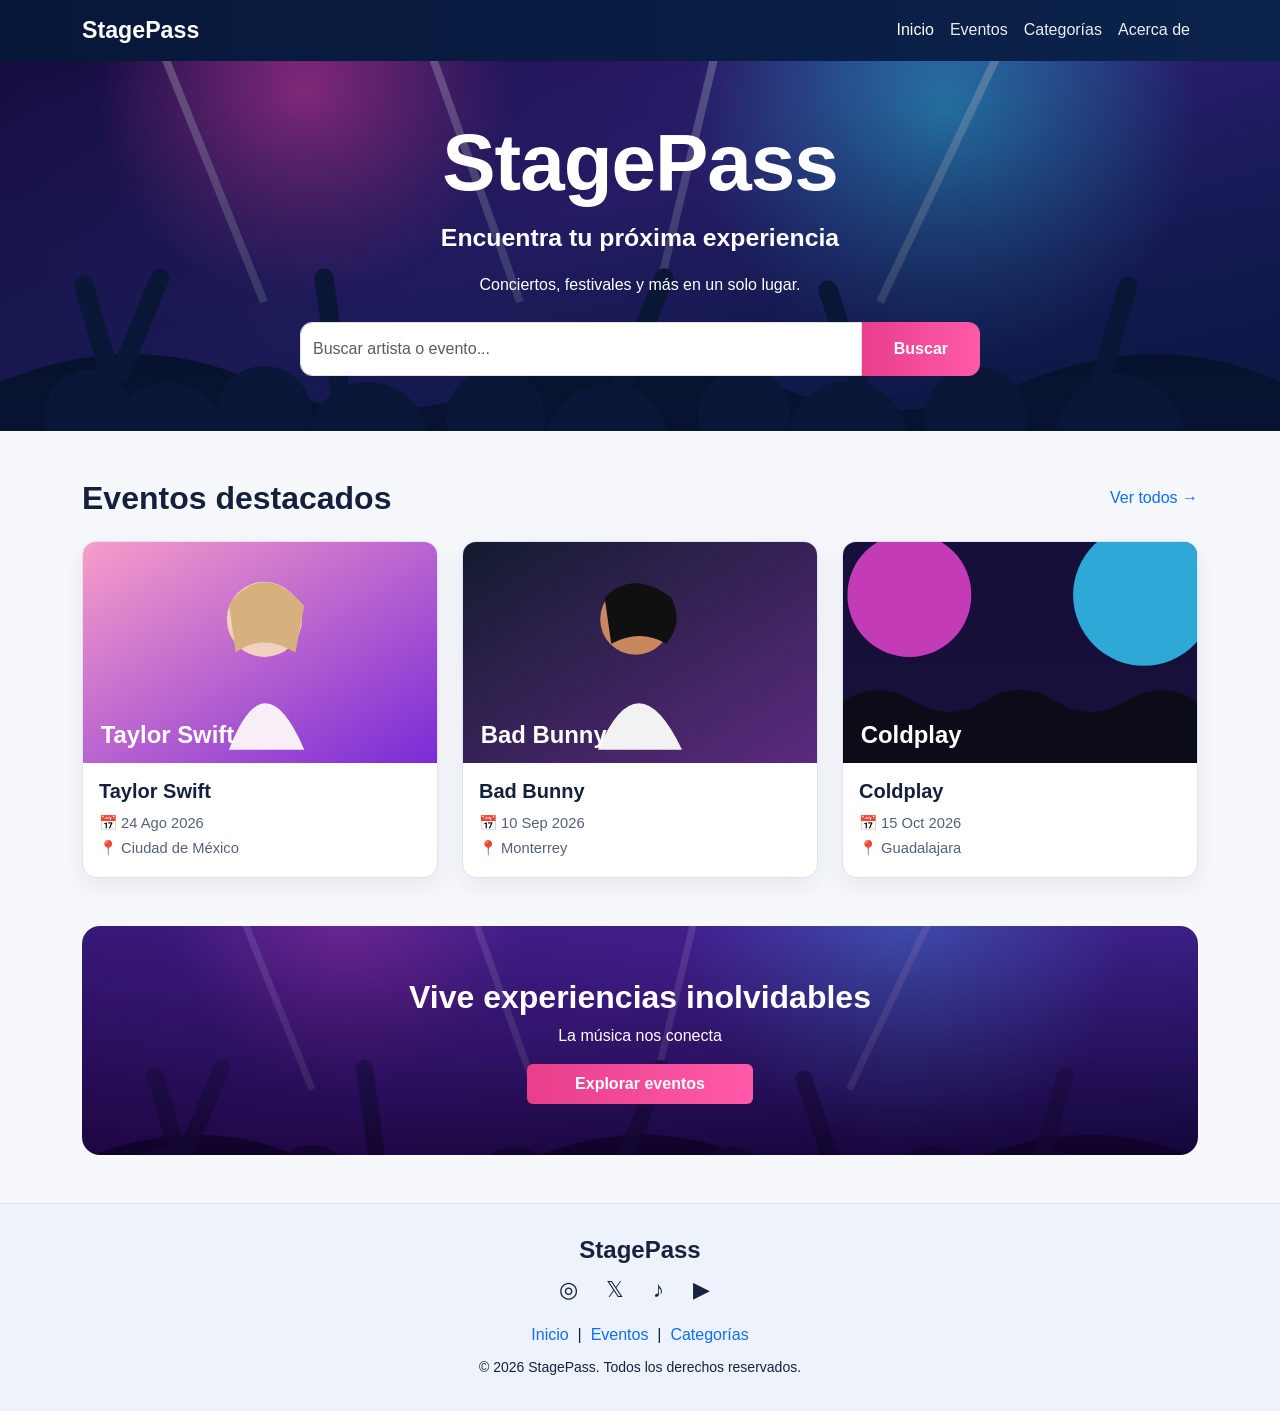
<file: index.html>
<!DOCTYPE html>
<html lang="es">
<head>
  <meta charset="UTF-8">
  <meta name="viewport" content="width=device-width, initial-scale=1.0">
  <title>StagePass - Inicio</title>
  <link href="https://cdn.jsdelivr.net/npm/bootstrap@5.3.3/dist/css/bootstrap.min.css" rel="stylesheet">
  <link rel="stylesheet" href="css/styles.css">
</head>
<body>
  <nav class="navbar navbar-expand-lg navbar-dark sticky-top">
    <div class="container">
      <a class="navbar-brand" href="index.html">StagePass</a>
      <button class="navbar-toggler" type="button" data-bs-toggle="collapse" data-bs-target="#mainNav"><span class="navbar-toggler-icon"></span></button>
      <div class="collapse navbar-collapse" id="mainNav">
        <ul class="navbar-nav ms-auto">
          <li class="nav-item"><a class="nav-link active" href="index.html">Inicio</a></li>
          <li class="nav-item"><a class="nav-link" href="eventos.html">Eventos</a></li>
          <li class="nav-item"><a class="nav-link" href="eventos.html">Categorías</a></li>
          <li class="nav-item"><a class="nav-link" href="#acerca">Acerca de</a></li>
        </ul>
      </div>
    </div>
  </nav>

  <header class="hero text-center">
    <div class="container py-5">
      <h1>StagePass</h1>
      <p class="lead">Encuentra tu próxima experiencia</p>
      <p>Conciertos, festivales y más en un solo lugar.</p>
      <form id="homeSearchForm" class="search-wrap d-flex">
        <input id="homeSearch" class="form-control" type="search" placeholder="Buscar artista o evento..." aria-label="Buscar artista o evento">
        <button class="btn btn-stage" type="submit">Buscar</button>
      </form>
    </div>
  </header>

  <main>
    <section class="container py-5">
      <div class="d-flex justify-content-between align-items-center mb-4">
        <h2 class="section-title mb-0">Eventos destacados</h2>
        <a href="eventos.html">Ver todos →</a>
      </div>
      <div class="row g-4">
        <div class="col-md-4">
          <article class="event-card">
            <img src="assets/taylor.svg" alt="Taylor Swift">
            <div class="card-body"><h5>Taylor Swift</h5><div class="event-meta">📅 24 Ago 2026<br>📍 Ciudad de México</div></div>
          </article>
        </div>
        <div class="col-md-4">
          <article class="event-card">
            <img src="assets/badbunny.svg" alt="Bad Bunny">
            <div class="card-body"><h5>Bad Bunny</h5><div class="event-meta">📅 10 Sep 2026<br>📍 Monterrey</div></div>
          </article>
        </div>
        <div class="col-md-4">
          <article class="event-card">
            <img src="assets/coldplay.svg" alt="Coldplay">
            <div class="card-body"><h5>Coldplay</h5><div class="event-meta">📅 15 Oct 2026<br>📍 Guadalajara</div></div>
          </article>
        </div>
      </div>
    </section>

    <section class="container pb-5" id="acerca">
      <div class="cta">
        <h2>Vive experiencias inolvidables</h2>
        <p>La música nos conecta</p>
        <a href="eventos.html" class="btn btn-stage px-5 py-2">Explorar eventos</a>
      </div>
    </section>
  </main>

  <footer class="site-footer text-center">
    <div class="container">
      <h4 class="fw-bold">StagePass</h4>
      <div class="socials mb-3">◎ 𝕏 ♪ ▶</div>
      <div class="mb-2"><a href="index.html">Inicio</a> &nbsp;|&nbsp; <a href="eventos.html">Eventos</a> &nbsp;|&nbsp; <a href="eventos.html">Categorías</a></div>
      <small>© 2026 StagePass. Todos los derechos reservados.</small>
    </div>
  </footer>
  <script src="https://cdn.jsdelivr.net/npm/bootstrap@5.3.3/dist/js/bootstrap.bundle.min.js"></script>
  <script src="js/app.js"></script>
</body>
</html>
</file>
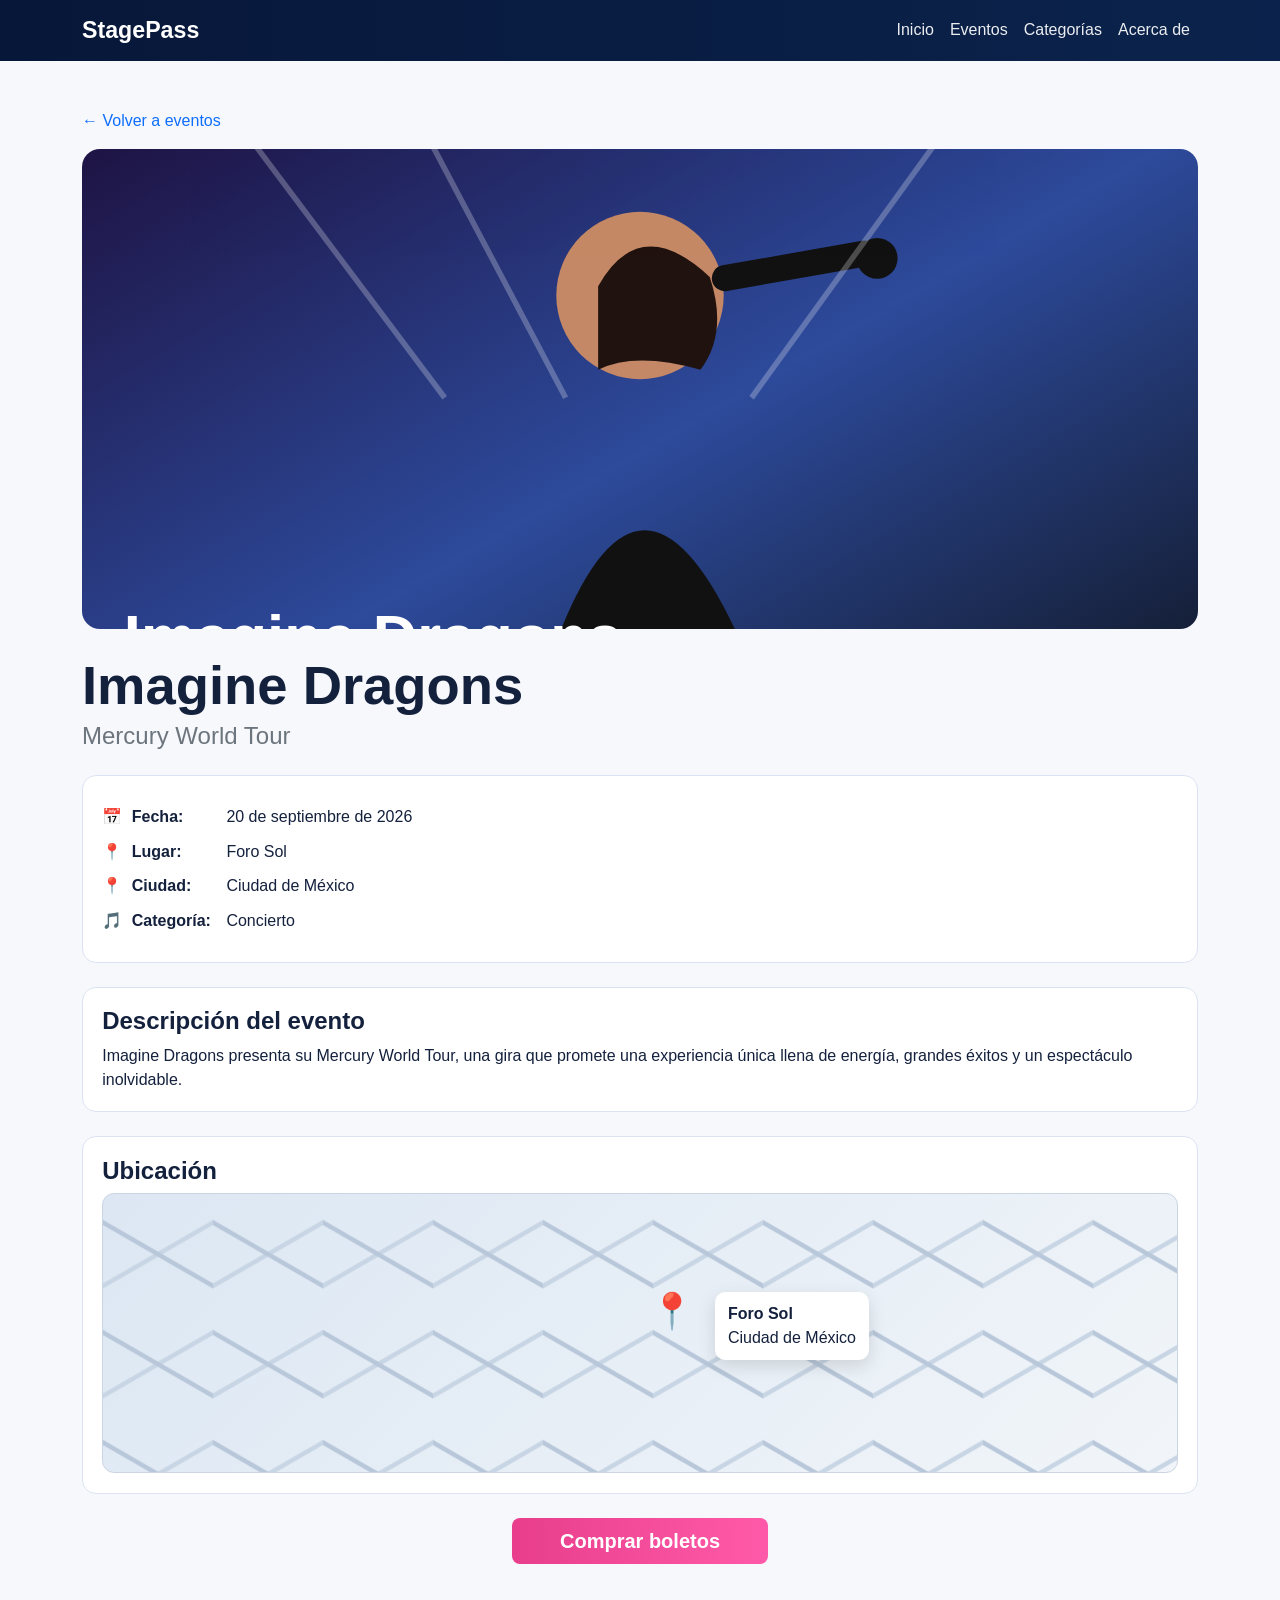
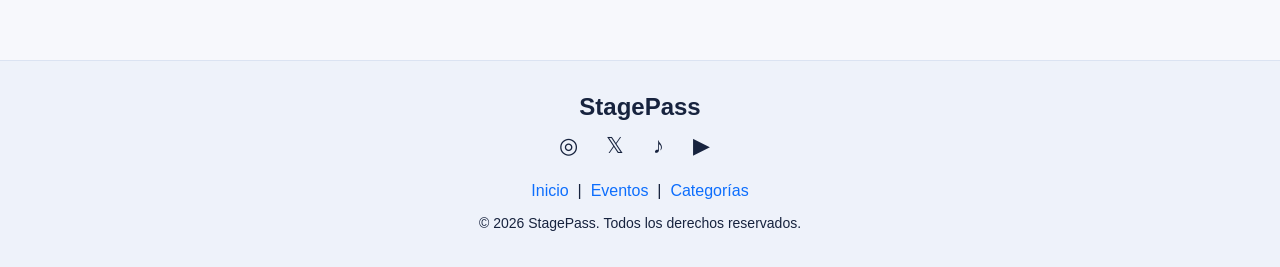
<file: detalle.html>
<!DOCTYPE html>
<html lang="es">
<head>
  <meta charset="UTF-8">
  <meta name="viewport" content="width=device-width, initial-scale=1.0">
  <title>StagePass - Detalle del evento</title>
  <link href="https://cdn.jsdelivr.net/npm/bootstrap@5.3.3/dist/css/bootstrap.min.css" rel="stylesheet">
  <link rel="stylesheet" href="css/styles.css">
</head>
<body>
  <nav class="navbar navbar-expand-lg navbar-dark sticky-top">
    <div class="container">
      <a class="navbar-brand" href="index.html">StagePass</a>
      <button class="navbar-toggler" type="button" data-bs-toggle="collapse" data-bs-target="#mainNav"><span class="navbar-toggler-icon"></span></button>
      <div class="collapse navbar-collapse" id="mainNav">
        <ul class="navbar-nav ms-auto">
          <li class="nav-item"><a class="nav-link" href="index.html">Inicio</a></li>
          <li class="nav-item"><a class="nav-link" href="eventos.html">Eventos</a></li>
          <li class="nav-item"><a class="nav-link" href="eventos.html">Categorías</a></li>
          <li class="nav-item"><a class="nav-link" href="index.html#acerca">Acerca de</a></li>
        </ul>
      </div>
    </div>
  </nav>

  <main class="container py-4 py-md-5">
    <a href="eventos.html" class="d-inline-block mb-3">← Volver a eventos</a>
    <img class="detail-hero-img mb-4" src="assets/imagine.svg" alt="Imagine Dragons">
    <section class="mb-4">
      <h1 class="detail-title mb-1">Imagine Dragons</h1>
      <h2 class="h4 text-secondary mb-4">Mercury World Tour</h2>
      <div class="info-box">
        <div class="info-row"><span>📅</span><b>Fecha:</b><span>20 de septiembre de 2026</span></div>
        <div class="info-row"><span>📍</span><b>Lugar:</b><span>Foro Sol</span></div>
        <div class="info-row"><span>📍</span><b>Ciudad:</b><span>Ciudad de México</span></div>
        <div class="info-row"><span>🎵</span><b>Categoría:</b><span>Concierto</span></div>
      </div>
    </section>

    <section class="description-box mb-4">
      <h3 class="h4 fw-bold">Descripción del evento</h3>
      <p class="mb-0">Imagine Dragons presenta su Mercury World Tour, una gira que promete una experiencia única llena de energía, grandes éxitos y un espectáculo inolvidable.</p>
    </section>

    <section class="map-box mb-4">
      <h3 class="h4 fw-bold">Ubicación</h3>
      <div class="map-placeholder"><span class="pin">📍</span><div class="map-label">Foro Sol<br><span class="fw-normal">Ciudad de México</span></div></div>
    </section>

    <div class="text-center"><button class="btn btn-stage btn-lg px-5">Comprar boletos</button></div>
  </main>

  <footer class="site-footer text-center mt-5">
    <div class="container"><h4 class="fw-bold">StagePass</h4><div class="socials mb-3">◎ 𝕏 ♪ ▶</div><div class="mb-2"><a href="index.html">Inicio</a> &nbsp;|&nbsp; <a href="eventos.html">Eventos</a> &nbsp;|&nbsp; <a href="eventos.html">Categorías</a></div><small>© 2026 StagePass. Todos los derechos reservados.</small></div>
  </footer>
  <script src="https://cdn.jsdelivr.net/npm/bootstrap@5.3.3/dist/js/bootstrap.bundle.min.js"></script>
</body>
</html>
</file>
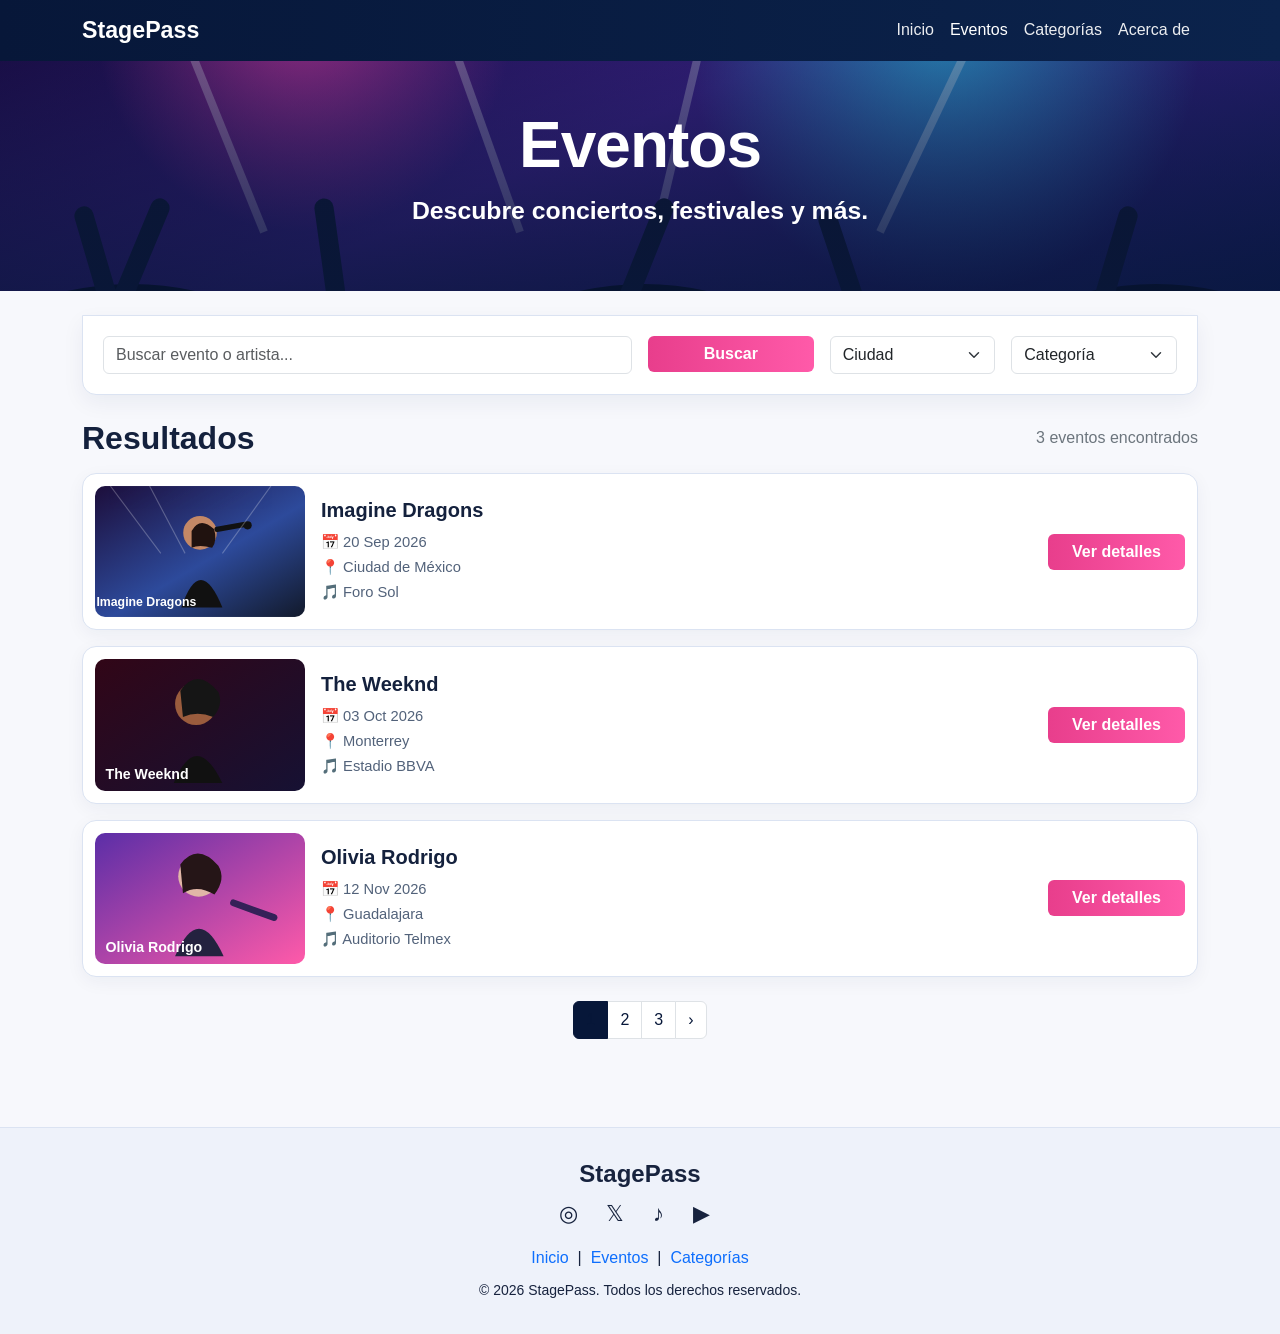
<file: eventos.html>
<!DOCTYPE html>
<html lang="es">
<head>
  <meta charset="UTF-8">
  <meta name="viewport" content="width=device-width, initial-scale=1.0">
  <title>StagePass - Eventos</title>
  <link href="https://cdn.jsdelivr.net/npm/bootstrap@5.3.3/dist/css/bootstrap.min.css" rel="stylesheet">
  <link rel="stylesheet" href="css/styles.css">
</head>
<body>
  <nav class="navbar navbar-expand-lg navbar-dark sticky-top">
    <div class="container">
      <a class="navbar-brand" href="index.html">StagePass</a>
      <button class="navbar-toggler" type="button" data-bs-toggle="collapse" data-bs-target="#mainNav"><span class="navbar-toggler-icon"></span></button>
      <div class="collapse navbar-collapse" id="mainNav">
        <ul class="navbar-nav ms-auto">
          <li class="nav-item"><a class="nav-link" href="index.html">Inicio</a></li>
          <li class="nav-item"><a class="nav-link active" href="eventos.html">Eventos</a></li>
          <li class="nav-item"><a class="nav-link" href="eventos.html">Categorías</a></li>
          <li class="nav-item"><a class="nav-link" href="index.html#acerca">Acerca de</a></li>
        </ul>
      </div>
    </div>
  </nav>

  <header class="hero compact text-center">
    <div class="container py-4">
      <h1>Eventos</h1>
      <p class="lead">Descubre conciertos, festivales y más.</p>
    </div>
  </header>

  <main class="container py-4">
    <form id="filterForm" class="filter-panel mb-4">
      <div class="row g-3">
        <div class="col-lg-6"><input id="eventSearch" type="search" class="form-control" placeholder="Buscar evento o artista..."></div>
        <div class="col-lg-2"><button class="btn btn-stage w-100" type="submit">Buscar</button></div>
        <div class="col-md-3 col-lg-2"><select id="cityFilter" class="form-select"><option value="">Ciudad</option><option>Ciudad de México</option><option>Monterrey</option><option>Guadalajara</option></select></div>
        <div class="col-md-3 col-lg-2"><select id="categoryFilter" class="form-select"><option value="">Categoría</option><option>Concierto</option></select></div>
      </div>
    </form>

    <section>
      <div class="d-flex justify-content-between align-items-center mb-3"><h2 class="section-title mb-0">Resultados</h2><span id="resultCount" class="text-secondary"></span></div>
      <div id="eventList"></div>
      <nav aria-label="Paginación" class="mt-4">
        <ul class="pagination justify-content-center">
          <li class="page-item active"><a class="page-link" href="#">1</a></li><li class="page-item"><a class="page-link" href="#">2</a></li><li class="page-item"><a class="page-link" href="#">3</a></li><li class="page-item"><a class="page-link" href="#">›</a></li>
        </ul>
      </nav>
    </section>
  </main>

  <footer class="site-footer text-center mt-5">
    <div class="container"><h4 class="fw-bold">StagePass</h4><div class="socials mb-3">◎ 𝕏 ♪ ▶</div><div class="mb-2"><a href="index.html">Inicio</a> &nbsp;|&nbsp; <a href="eventos.html">Eventos</a> &nbsp;|&nbsp; <a href="eventos.html">Categorías</a></div><small>© 2026 StagePass. Todos los derechos reservados.</small></div>
  </footer>
  <script src="https://cdn.jsdelivr.net/npm/bootstrap@5.3.3/dist/js/bootstrap.bundle.min.js"></script>
  <script src="js/app.js"></script>
</body>
</html>
</file>
<file: css/styles.css>
:root{
  --navy:#071739;
  --navy-2:#0e2553;
  --pink:#e83e8c;
  --pink-2:#ff5aa9;
  --purple:#6f42c1;
  --light:#f7f8fc;
  --text:#14213d;
  --muted:#667085;
  --card:#ffffff;
  --border:#dbe3f2;
}
*{box-sizing:border-box}
body{font-family:Arial,Helvetica,sans-serif;background:var(--light);color:var(--text);margin:0}
a{text-decoration:none}
.navbar{background:linear-gradient(90deg,var(--navy),#0b234c)}
.navbar-brand{font-weight:800;font-size:1.45rem}.navbar .nav-link{color:#fff!important;opacity:.92}.navbar .nav-link.active,.navbar .nav-link:hover{color:#fff!important;opacity:1}
.hero{position:relative;background:linear-gradient(rgba(7,23,57,.35),rgba(7,23,57,.75)),url('../assets/hero.svg') center/cover no-repeat;min-height:370px;display:flex;align-items:center;color:#fff}
.hero.compact{min-height:230px}
.hero h1{font-size:clamp(2.7rem,7vw,5rem);font-weight:800;letter-spacing:-1px}.hero.compact h1{font-size:clamp(2.4rem,6vw,4rem)}
.hero p.lead{font-weight:700;font-size:clamp(1.1rem,2.2vw,1.55rem)}
.search-wrap{max-width:680px;margin:1.6rem auto 0}.search-wrap .form-control{height:54px;border-radius:12px 0 0 12px}.search-wrap .btn{border-radius:0 12px 12px 0;padding-inline:2rem}
.btn-stage{background:linear-gradient(90deg,var(--pink),var(--pink-2));color:#fff;border:0;font-weight:700}.btn-stage:hover{color:#fff;filter:brightness(.95)}
.section-title{font-weight:800}.event-card{border:1px solid var(--border);border-radius:14px;overflow:hidden;background:#fff;box-shadow:0 8px 24px rgba(18,38,80,.08);height:100%}.event-card img{width:100%;aspect-ratio:16/10;object-fit:cover}.event-card .card-body{padding:1rem}.event-card h3,.event-card h5{font-weight:800}.event-meta{color:#52627a;font-size:.92rem;line-height:1.7}
.cta{background:linear-gradient(rgba(66,32,143,.68),rgba(20,0,47,.76)),url('../assets/hero.svg') center/cover no-repeat;border-radius:18px;color:#fff;padding:3.2rem 1rem;text-align:center}.cta h2{font-weight:800}
.site-footer{background:#eef2fa;border-top:1px solid var(--border);padding:2rem 0;color:#17233e}.socials{font-size:1.4rem;letter-spacing:.7rem}.filter-panel{background:#fff;border:1px solid var(--border);border-radius:0 0 14px 14px;padding:1.25rem;box-shadow:0 8px 22px rgba(18,38,80,.06)}
.result-card{background:#fff;border:1px solid var(--border);border-radius:14px;padding:.75rem;display:flex;gap:1rem;align-items:center;box-shadow:0 5px 18px rgba(18,38,80,.05)}.result-card img{width:210px;max-width:34%;aspect-ratio:16/10;object-fit:cover;border-radius:10px}.result-card .content{flex:1}.result-card h3{font-size:1.25rem;font-weight:800}.pagination .page-link{color:var(--navy)}.pagination .active .page-link{background:var(--navy);border-color:var(--navy)}
.detail-hero-img{width:100%;max-height:480px;object-fit:cover;border-radius:18px}.detail-title{font-weight:800;font-size:clamp(2rem,5vw,3.4rem)}.info-box,.description-box,.map-box{background:#fff;border:1px solid var(--border);border-radius:14px;padding:1.2rem}.info-row{display:flex;gap:.6rem;align-items:flex-start;margin:.65rem 0}.info-row b{min-width:85px}.map-placeholder{height:280px;border-radius:12px;background:linear-gradient(135deg,#dce7f3,#f1f5f9);position:relative;overflow:hidden;border:1px solid #cbd5e1}.map-placeholder:before{content:'';position:absolute;inset:0;background-image:linear-gradient(30deg,transparent 45%,#b8c7d9 46% 48%,transparent 49%),linear-gradient(-30deg,transparent 45%,#c8d5e4 46% 48%,transparent 49%);background-size:110px 110px}.pin{position:absolute;left:53%;top:42%;transform:translate(-50%,-50%);font-size:2.2rem}.map-label{position:absolute;left:57%;top:35%;background:#fff;border-radius:10px;padding:.65rem .8rem;box-shadow:0 6px 18px rgba(0,0,0,.13);font-weight:700}
.dev-note{display:none}
@media (max-width:768px){.result-card{align-items:flex-start}.result-card img{width:140px;max-width:40%}.hero{min-height:330px}.search-wrap{padding:0 .6rem}.search-wrap .btn{padding-inline:1.1rem}.info-row b{min-width:74px}}
@media (max-width:560px){.result-card{display:block}.result-card img{width:100%;max-width:100%;margin-bottom:.9rem}.hero h1{font-size:3rem}.event-card img{aspect-ratio:16/11}}
</file>
